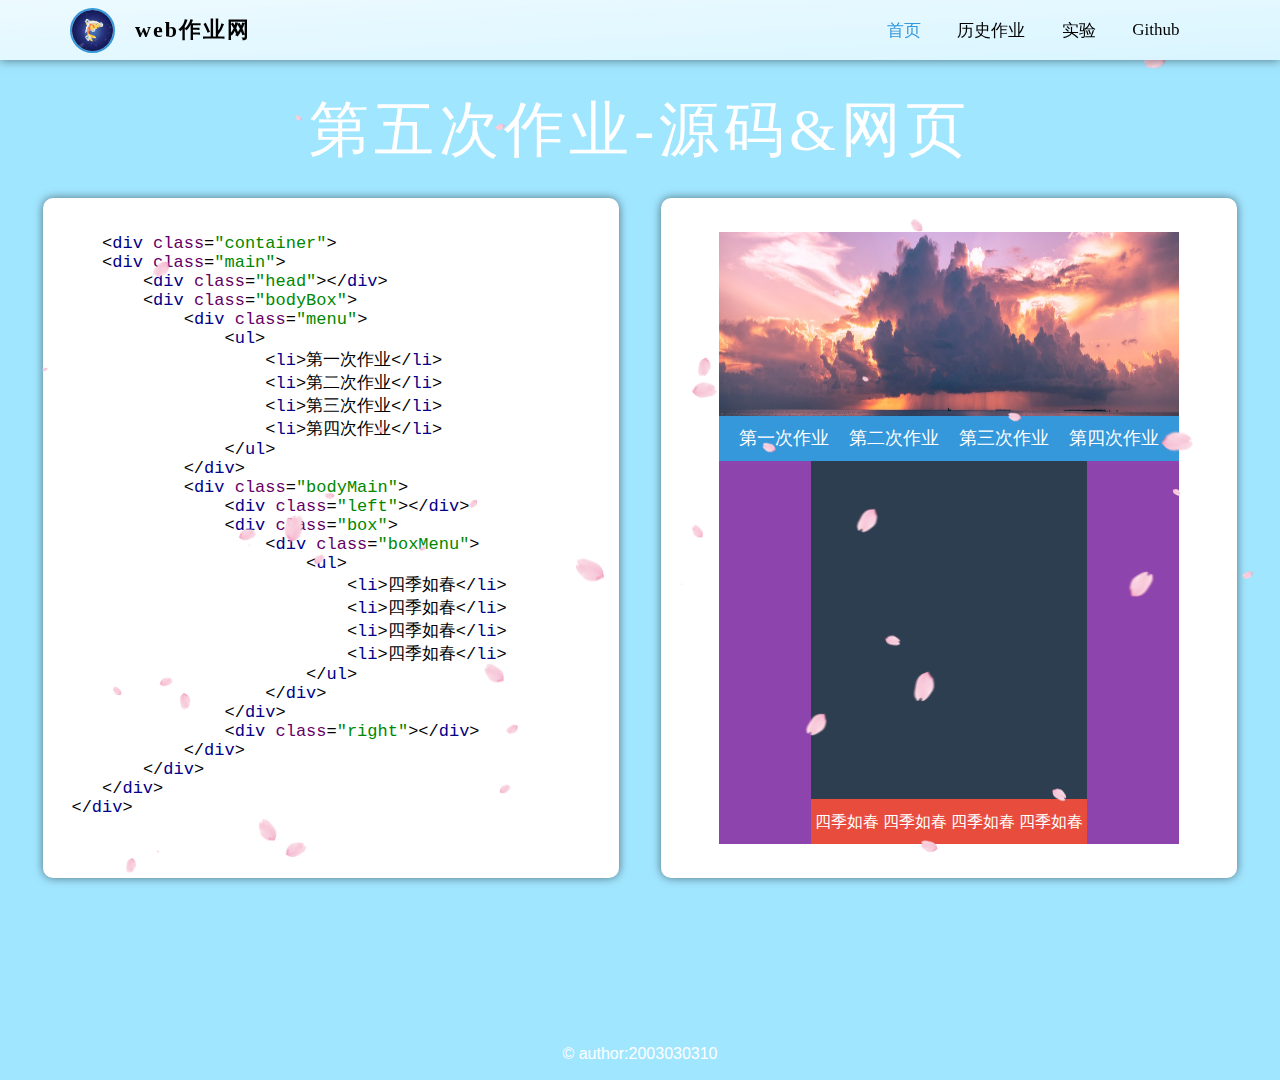
<file: index.html>
<!DOCTYPE html>
<html lang="en">

<head>
    <meta charset="UTF-8">
    <meta http-equiv="X-UA-Compatible" content="IE=edge">
    <meta name="viewport" content="width=device-width, initial-scale=1.0">
    <title>首页</title>
    <link rel="shortcut icon" href="./src/assets/favicon.ico" type="image/x-icon">
    <link rel="stylesheet" href="./src/css/style.css">
    <link rel="stylesheet" href="./src/css/googlecode.css">
</head>

<body>
    <div class="container">
        <div class="head">
            <div class="navBox">
                <a href="index.html">
                    <img src="./src/assets/logo.png" class="logo">
                    <p>web作业网</p>
                </a>
                <ul>
                    <li><a href="">首页</a></li>
                    <li id="history">历史作业</li>
                    <li id="exm">实验</li>
                    <li><a href="https://github.com/yyy-router/webClass">Github</a></li>
                </ul>

            </div>
            <ul class="menu" id="menuList">
                <li><a href="./archive/flrstTask.html">第一次作业></a></li>
                <li><a href="./archive/secondTask.html">第二次作业></a></li>
                <li><a href="./archive/thirdTask.html">第三次作业></a></li>
                <li><a href="./archive/fourthTask.html">第四次作业></a></li>
            </ul>
            <!-- 实验列表 -->
            <ul class="menu exmMenu" id="exmList">
                <li><a href="./archive/experiment/experiment01/index.html">第一次实验></a></li>
                <li><a href="./archive/experiment/experiment01/dice.html">flex骰子></a></li>
            </ul>
        </div>
        <div class="main">
            <div class="title">
                <p>第五次作业-源码&网页</p>
            </div>
            <div class="codeBox">
                <div class="code">
                    <pre id="code"></pre>
                </div>
                <div class="show">
                    <iframe src="./archive/fifth.html" frameborder="0"></iframe>
                </div>
            </div>
        </div>
        <div class="tail">
            <p>&copy author:2003030310</p>
        </div>
    </div>
</body>
<script src="./src/js/html.js"></script>
<script src="./src/utils/highlight.min.js" type="application/javascript"></script>
<script src="./src/js/main.js"></script>
<script src="./src/utils/cherryBlossom.js"></script>
</html>
</file>
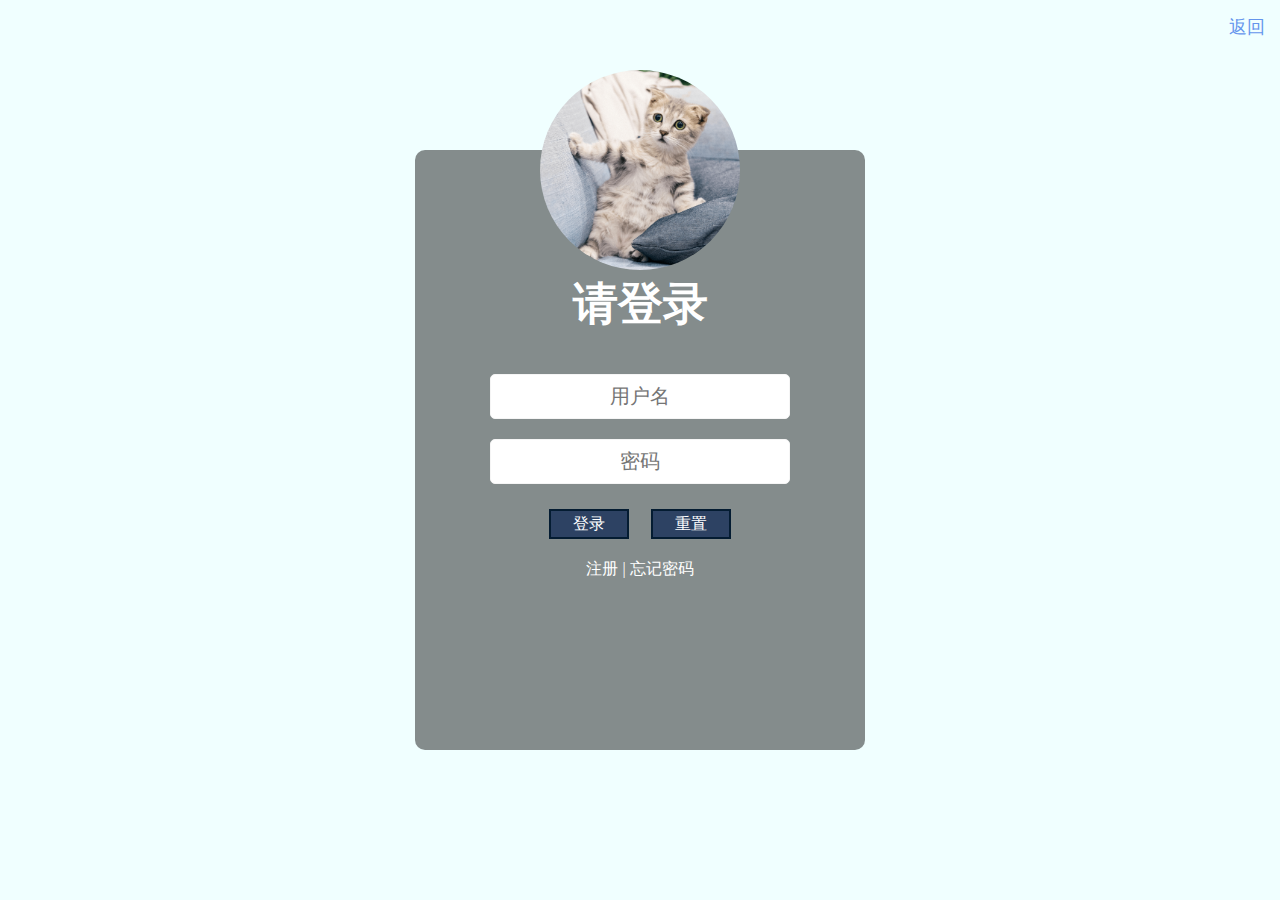
<file: archive/experiment/experiment01/index.html>
<!DOCTYPE html>
<html lang="en">
  <head>
    <meta charset="UTF-8" />
    <meta name="viewport" content="width=device-width, initial-scale=1.0" />
    <title>登录页面</title>
    <link rel="stylesheet" href="./css/style.css" />
  </head>

  <body>
    <div class="nav-bar">
      <p>返回</p>
    </div>
    <div class="content-container">
      <div class="content">
        <img src="./images/cat.png" />
        <div class="form">
          <h2>请登录</h2>
          <form class="formContent">
            <input type="text" placeholder="用户名" />
            <input type="password" placeholder="密码" />
            <div class="btns">
              <button type="submit">登录</button>
              <button type="reset">重置</button>
            </div>
          </form>
        </div>
        <div class="text">
          <a href="#">注册</a>
          <span>|</span>
          <a href="#">忘记密码</a>
        </div>
      </div>
    </div>
  </body>
</html>
</file>
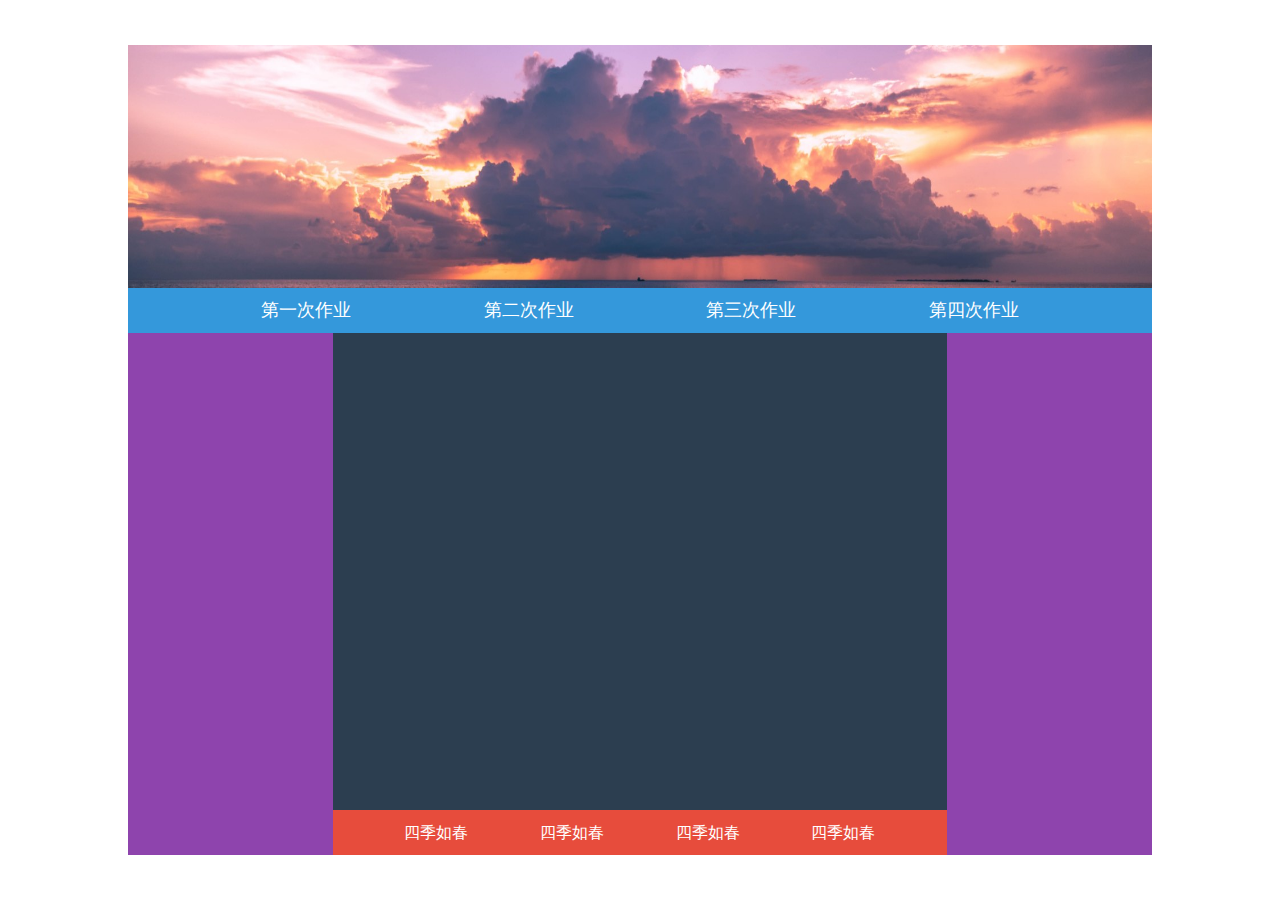
<file: archive/fifth.html>
<!DOCTYPE html>
<html lang="en">
<head>
    <meta charset="UTF-8">
    <meta http-equiv="X-UA-Compatible" content="IE=edge">
    <meta name="viewport" content="width=device-width, initial-scale=1.0">
    <title>第五次作业</title>
    <link rel="stylesheet" href="./src/css/05css.css">
</head>
<body>
    <div class="container">
        <div class="main">
            <div class="head"></div>
            <div class="bodyBox">
                <div class="menu">
                    <ul>
                        <li>第一次作业</li>
                        <li>第二次作业</li>
                        <li>第三次作业</li>
                        <li>第四次作业</li>
                    </ul>
                </div>
                <div class="bodyMain">
                    <div class="left"></div>
                    <div class="box">
                        <div class="boxMenu">
                            <ul>
                                <li>四季如春</li>
                                <li>四季如春</li>
                                <li>四季如春</li>
                                <li>四季如春</li>
                            </ul>
                        </div>
                    </div>
                    <div class="right"></div>
                </div>
            </div>
        </div>
    </div>
</body>
</html>
</file>
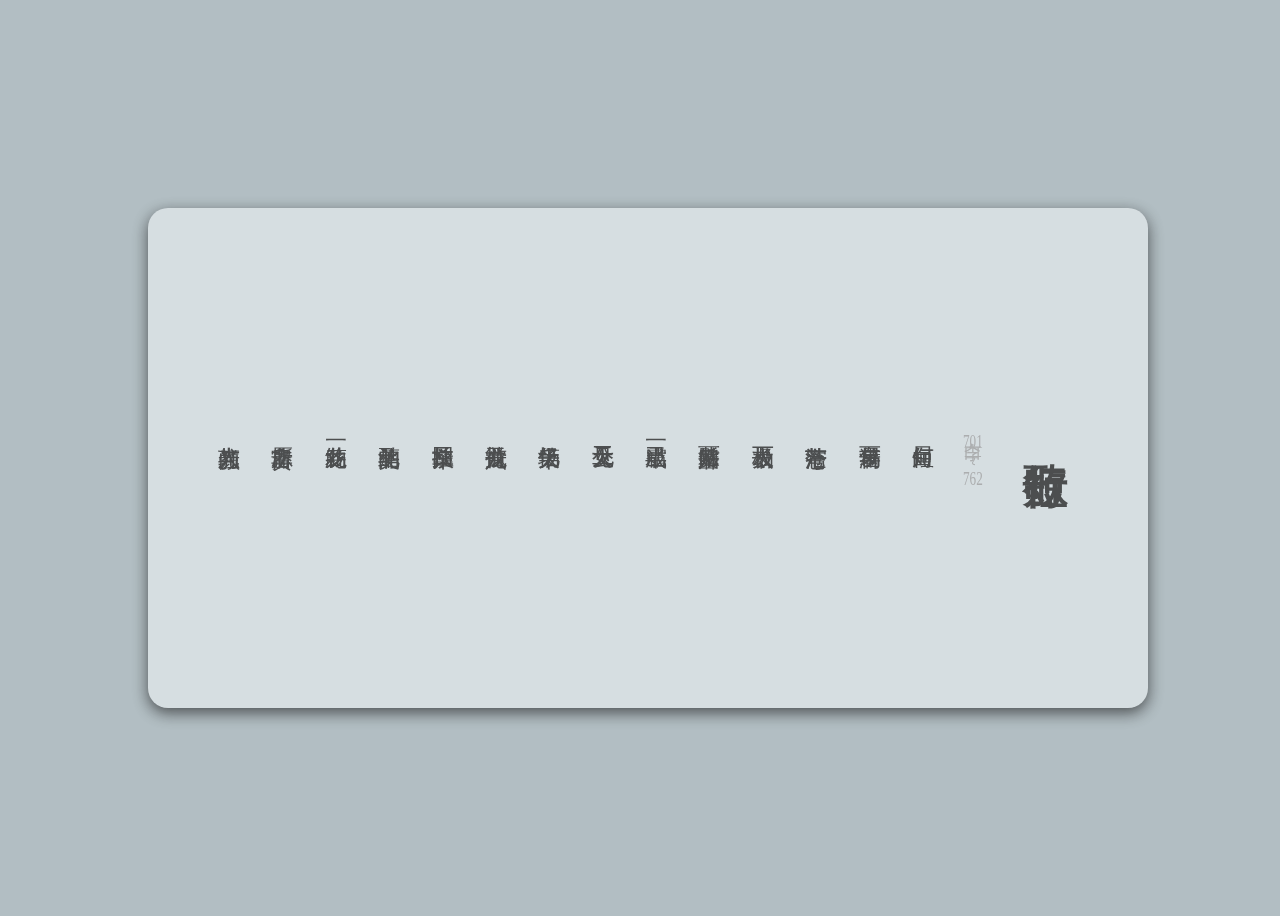
<file: archive/flrstTask.html>
<!DOCTYPE html>
<html lang="en">

<head>
    <meta charset="UTF-8">
    <meta http-equiv="X-UA-Compatible" content="IE=edge">
    <meta name="viewport" content="width=device-width, initial-scale=1.0">
    <title>css实现文字纵向排版</title>
</head>

<body>
    <div class="bigBac">
        <div class="poem">
            <h1>短歌行</h1>
            <div class="author">
                <span>李白</span>
                <span class="year">701</span>
                <span class="to">~</span>
                <span class="year">762</span>
            </div>
            <p>白日何短短</p>
            <p>百年苦易满</p>
            <p>苍穹浩茫茫</p>
            <p>万劫太极长</p>
            <p>麻姑垂两鬓</p>
            <p>一半已成霜</p>
            <p>天公见玉女</p>
            <p>大笑亿千场</p>
            <p>吾欲揽六龙</p>
            <p>回车挂扶桑</p>
            <p>北斗酌美酒</p>
            <p>劝龙各一觞</p>
            <p>富贵非所愿</p>
            <p>与人驻颜光</p>
        </div>
    </div>

</body>
<style>
    body {
    width: 100vw;
    height: 100vh;
    display: flex;
    justify-content: center;
    align-items: center;
    background-color: #b2bec3;
    overflow: hidden;
}

.bigBac {
    width: 1000px;
    height: 500px;
    background-color: #dfe6e9;
    display: flex;
    justify-content: center;
    align-items: center;
    border-radius: 20px;
    backdrop-filter: blur(50px);
    opacity: 0.8;
    box-shadow: 0 5px 15px rgba(20, 20, 20, 0.8);
    /* filter: drop-shadow(10px 10px  #b2bec3); */
}

.poem {
    color: #333;
    font-size: 1.4em;
    writing-mode: vertical-rl;
    float: right;
    user-select: none;
}

.author {
    color: #aaa;
    font-size: 0.8em;
    text-align: end;
}

.author .year {
    text-orientation: upright;
    text-combine-upright: all;
}
p{
    transition: 0.4s;
}
p:hover{
    font-size: 25px;
    transition: 0.4s ease-in-out;
}
</style>
</html>
</file>
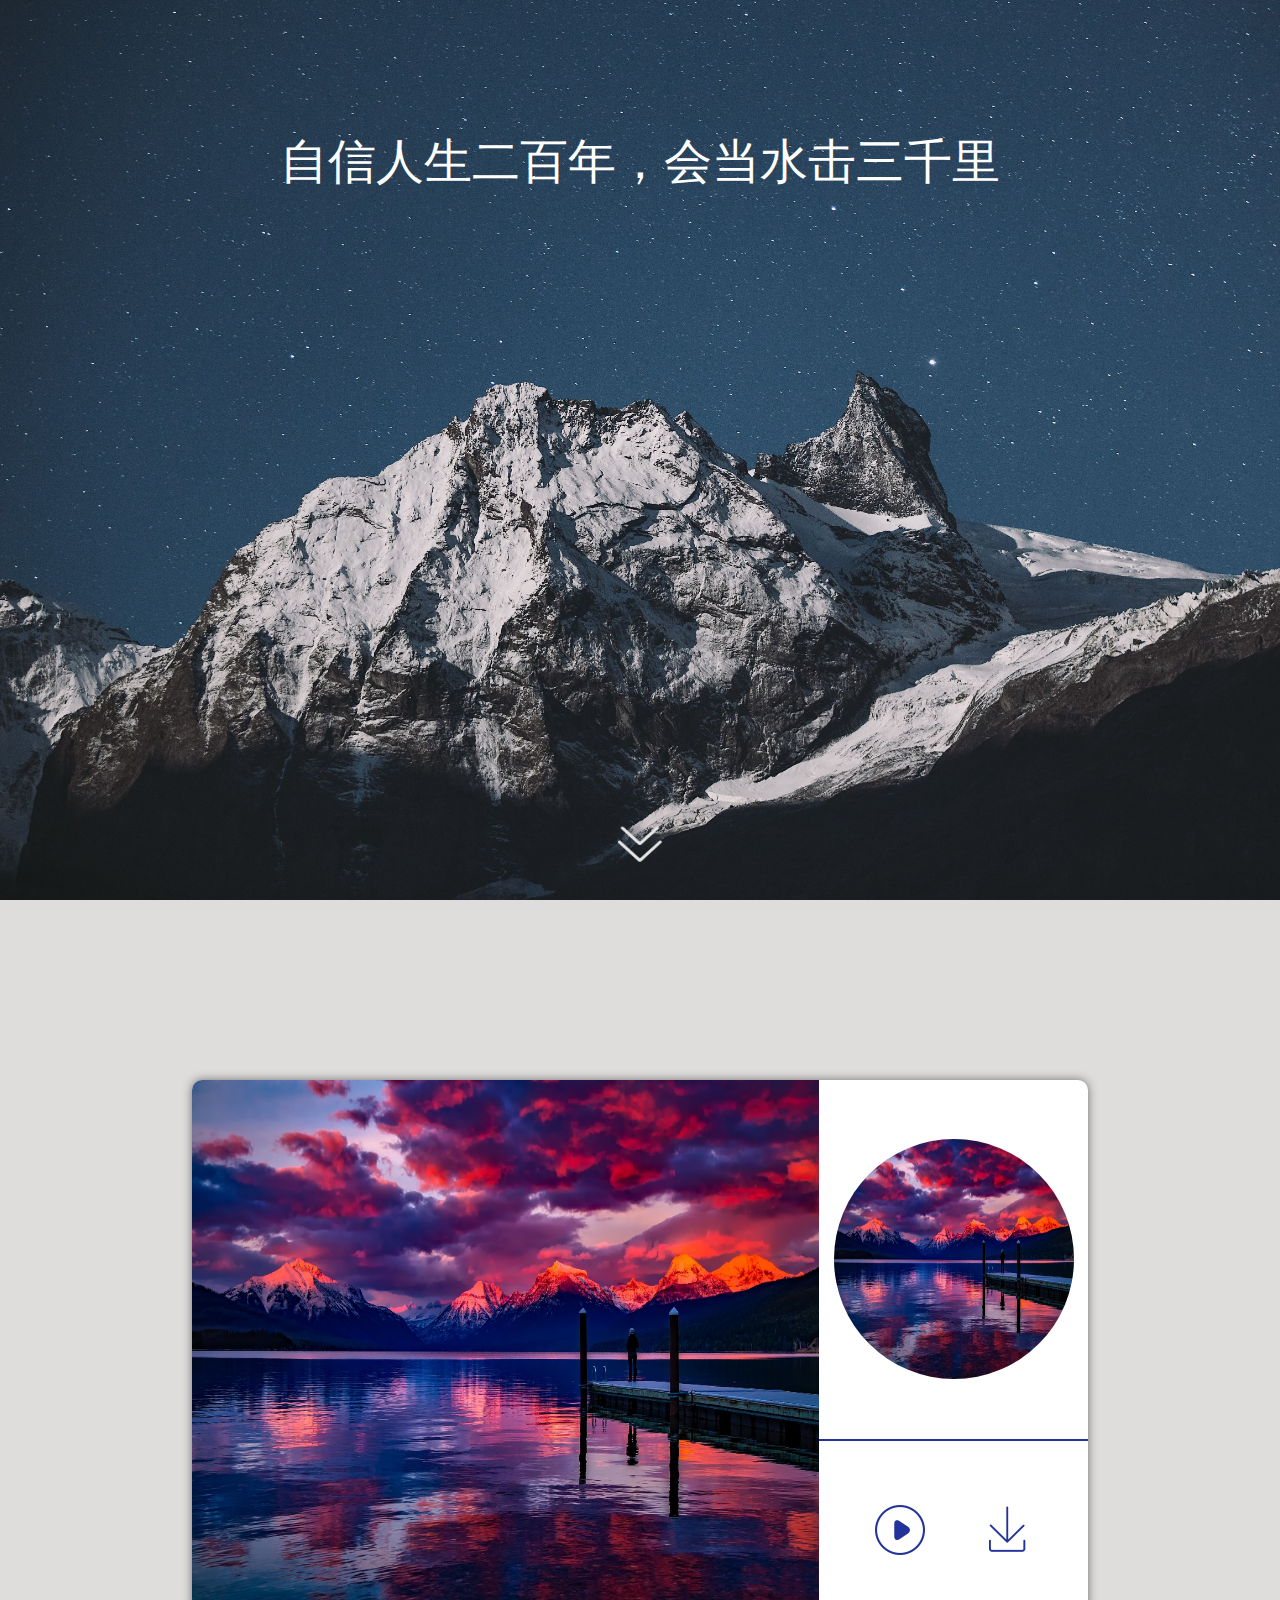
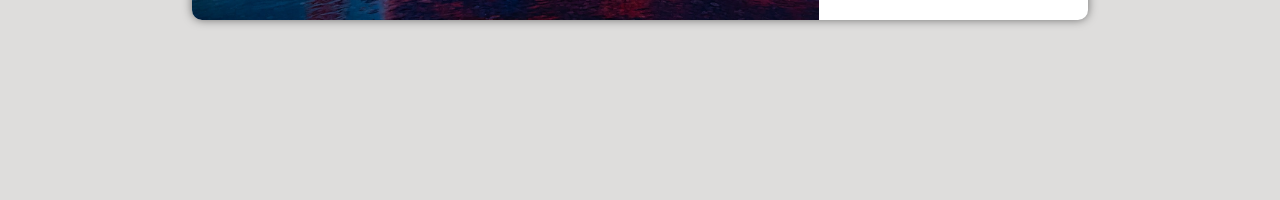
<file: archive/fourthTask.html>
<!DOCTYPE html>
<html lang="en">

<head>
    <meta charset="UTF-8">
    <meta http-equiv="X-UA-Compatible" content="IE=edge">
    <meta name="viewport" content="width=device-width, initial-scale=1.0">
    <title>第四次作业</title>
    <link rel="stylesheet" href="./src/css/04css.css">
</head>

<body>
    <div class="container">
        <div class="menu">
            <p>自信人生二百年，会当水击三千里</p>
        </div>
        <div class="head" id="head">
            <div class="race">
                <img src="./src/images/down.png" alt="">
            </div>
        </div>
        <div class="main">
            <div class="toTop" id="toTop"></div>
            <div class="musicBox">
                <img src="./src/images/music.jpg" alt="" class="download">
                <div class="playBox">
                    <div class="record">
                        <img class="imgBox pause" src="./src/images/music.jpg" alt="" id="img">
                    </div>
                    <div class="control">
                        <img id="but" src="./src/images/play.png" alt="" srcset="">
                        <img src="./src/images/download.png" alt="" id="downMusic">
                        <audio id="music" src="./src/music/music.mp3"></audio>
                    </div>
                </div>
            </div>
        </div>
    </div>
</body>
<script src="./src/js/04_tsk.js"></script>
</html>
</file>
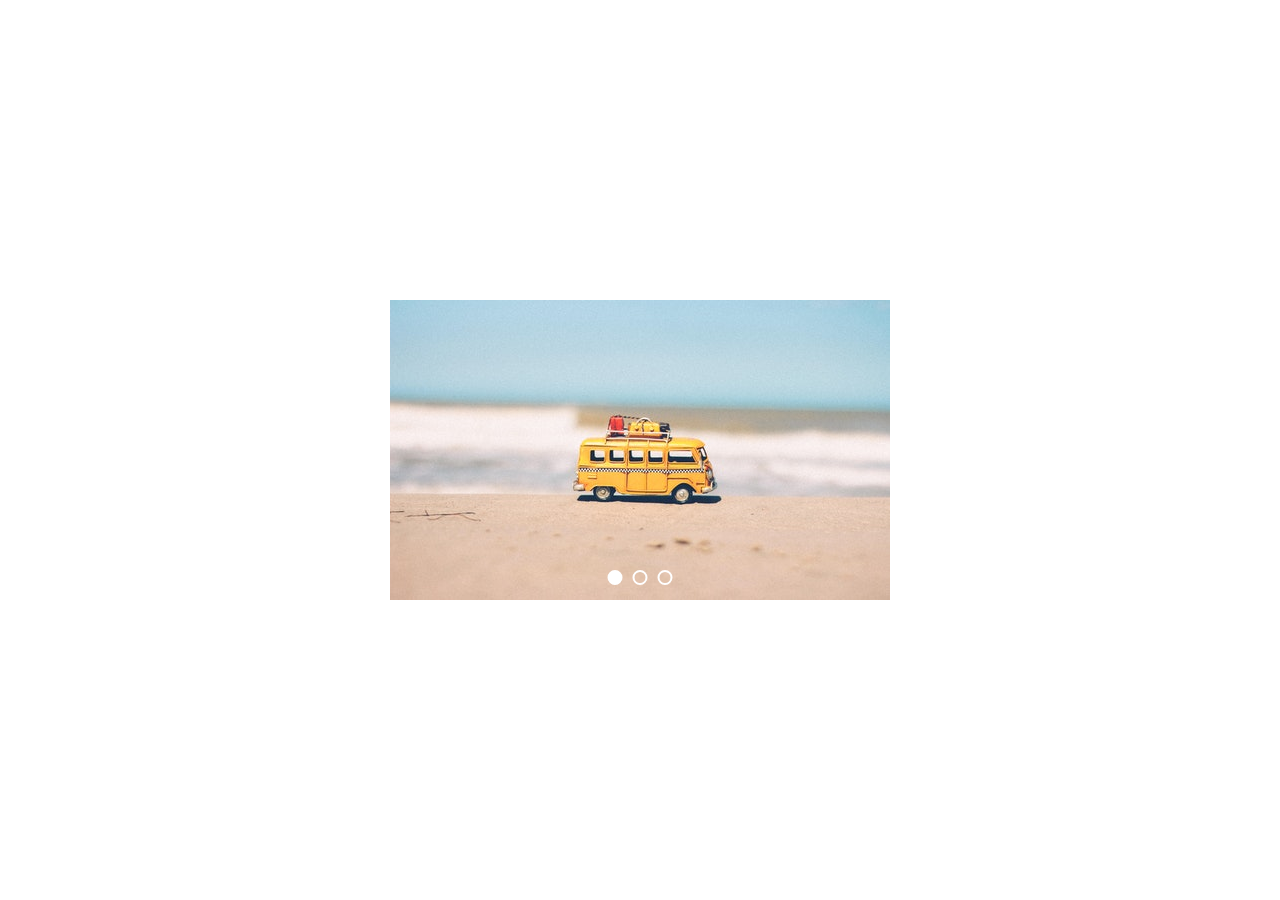
<file: archive/running.html>
<!DOCTYPE html>
<html lang="en">

<head>
    <meta charset="UTF-8">
    <meta http-equiv="X-UA-Compatible" content="IE=edge">
    <meta name="viewport" content="width=device-width, initial-scale=1.0">
    <title>轮播图</title>
</head>

<body>
    <div class="container">
        <div class="carousel">
            <div class="item"><a href=""><img src="./src/images/p1.jpg" alt=""></a></div>
            <div class="item"><a href=""><img src="./src/images/p2.jpg" alt=""></a></div>
            <div class="item"><a href=""><img src="./src/images/p3.jpg" alt=""></a></div>
        </div>
        <div class="indicator">
            <span class="active"></span>
            <span></span>
            <span></span>
        </div>
    </div>
</body>
<style>
    * {
        margin: 0;
        padding: 0;
        box-sizing: border-box;
    }

    body {
        width: 100vw;
        height: 100vh;
        display: flex;
        justify-content: center;
        align-items: center;
    }

    .container {
        width: 500px;
        height: 300px;
        overflow: hidden;
        position: relative;
    }

    .container .carousel img {
        width: 500px;
        height: 300px;
    }

    .carousel {
        width: 100%;
        height: 100%;
        display: flex;
        transition: 0.5s;
    }

    .indicator {
        position: absolute;
        bottom: 10px;
        display: flex;
        left: 50%;
        transform: translateX(-50%);
    }

    .indicator span {
        width: 15px;
        height: 15px;
        border: 2px solid #FFFFFF;
        border-radius: 50%;
        margin: 5px;
    }

    .active {
        background-color: #FFFFFF;
    }
</style>
<script>
    let doms = {
        carousel: document.querySelector('.carousel'),
        indicator: document.querySelectorAll('.indicator span')
    }
    let timer,
        time = 0;
    function moveTo(index) {
        // 横向移动走马灯容器X轴位置，以达到切换图片显示效果
        doms.carousel.style.transform = `translateX(-${index}00%)`
        // 为上一张图片的指示器移除指示器选中效果
        let active = document.querySelector('.indicator span.active');
        active.classList.remove('active');
        // 重新设置被选择的图片的指示器
        doms.indicator[index].classList.add('active')
    }
    // 为每个指示器绑定点击事件
    doms.indicator.forEach((item, i) => {
        item.onclick = function () {
            moveTo(i);
        }
    })
    // 定义自动播放函数
    function autoPlay() {
        timer = setInterval(() => {
            time++;
            if (time <= 2) {
                moveTo(time)
            } else {
                time = 0
                moveTo(time)
            }
        }, 3000)
    }
    autoPlay();
    // 监听鼠标移入移出事件
    doms.carousel.onmouseover = function () {
        clearInterval(timer)
    }
    doms.carousel.onmouseout = function () {
        autoPlay()
    }
</script>

</html>
</file>
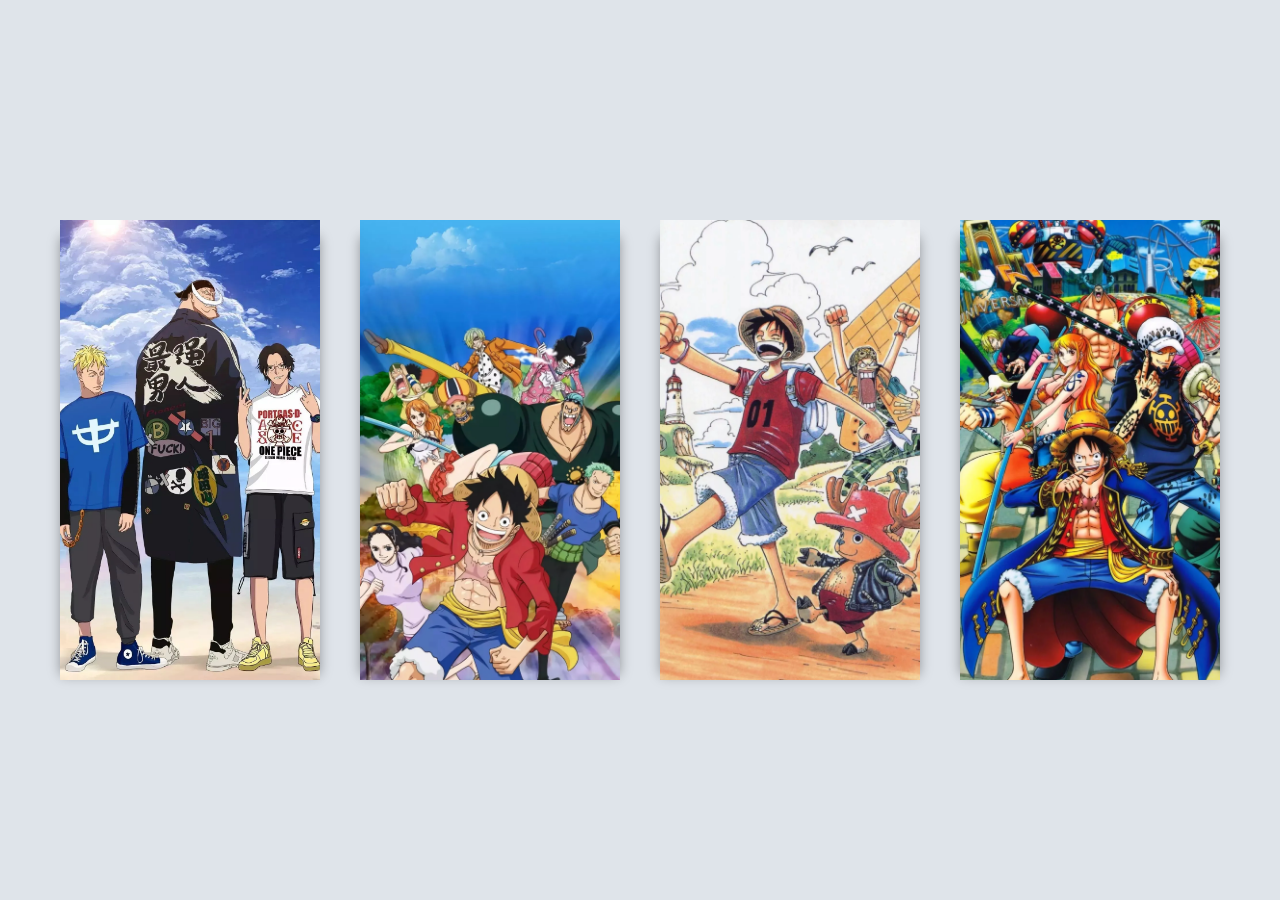
<file: archive/secondTask.html>
<!DOCTYPE html>
<html>

<head>
    <meta http-equiv="content-type" content="text/html; charset=utf-8">
    <meta name="viewport" content="width=device-width,initial-scale=1,maximum-scale=1,user-scalable=no">
    <title>web homework</title>
    <link rel="shortcut icon" href="./src/images/favicon.ico">
    <link rel="stylesheet" href="src\css\style.css">
</head>

<body>
    <div class="container">
        <div class="card">
            <div class="card-cover" style="background-image: url(./src/images/img_01.webp);"></div>
        </div>
        <div class="card">
            <div class="card-cover" style="background-image: url(./src/images/img_02.webp);"></div>
        </div>
        <div class="card">
            <div class="card-cover" style="background-image: url(./src/images/img_03.webp);"></div>
        </div>
        <div class="card">
            <div class="card-cover" style="background-image: url(./src/images/img_04.webp);"></div>
        </div>
    </div>
</body>
</html>
</file>
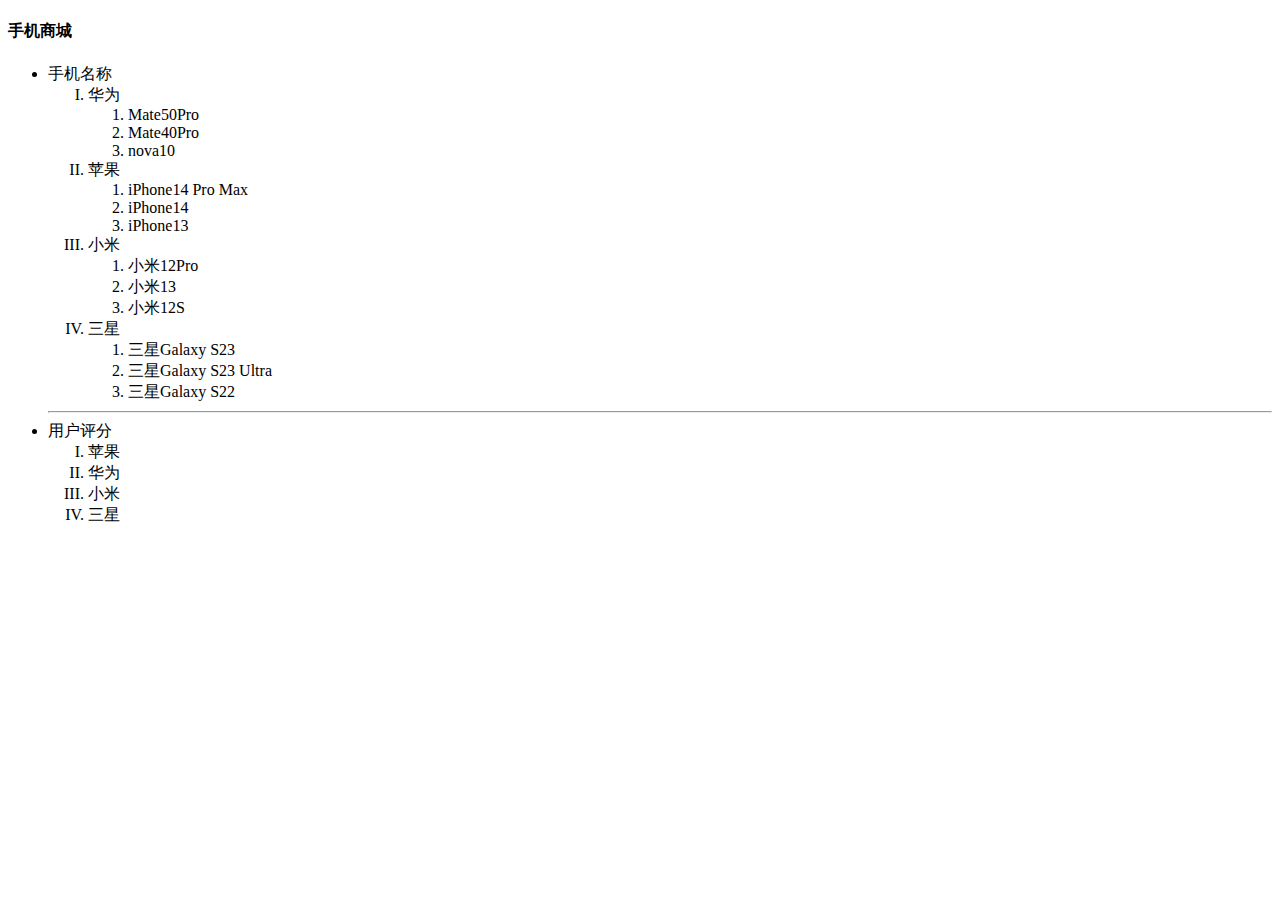
<file: archive/thirdTask.html>
<!DOCTYPE html>
<html lang="en">
<head>
    <meta charset="UTF-8">
    <meta http-equiv="X-UA-Compatible" content="IE=edge">
    <meta name="viewport" content="width=device-width, initial-scale=1.0">
    <title>第三次作业</title>
</head>
<body>
    <div>
        <h4>手机商城</h4>
        <ul>
            <li>手机名称</li>
            <ol type="I">
                <li>华为</li>
                <ol type="1">
                    <li>Mate50Pro</li>
                    <li>Mate40Pro</li>
                    <li>nova10</li>
                </ol>
                <li>苹果</li>
                <ol type="1">
                    <li>iPhone14 Pro Max</li>
                    <li>iPhone14</li>
                    <li>iPhone13</li>
                </ol>
                <li>小米</li>
                <ol type="1">
                    <li>小米12Pro</li>
                    <li>小米13</li>
                    <li>小米12S</li>
                </ol>
                <li>三星</li>
                <ol type="1">
                    <li>三星Galaxy S23</li>
                    <li>三星Galaxy S23 Ultra</li>
                    <li>三星Galaxy S22</li>
                </ol>
            </ol>
            <hr>
            <li>用户评分</li>
            <ol type="I">
                <li>苹果</li>
                <li>华为</li>
                <li>小米</li>
                <li>三星</li>
            </ol>
        </ul>
    </div>
</body>
</html>
</file>
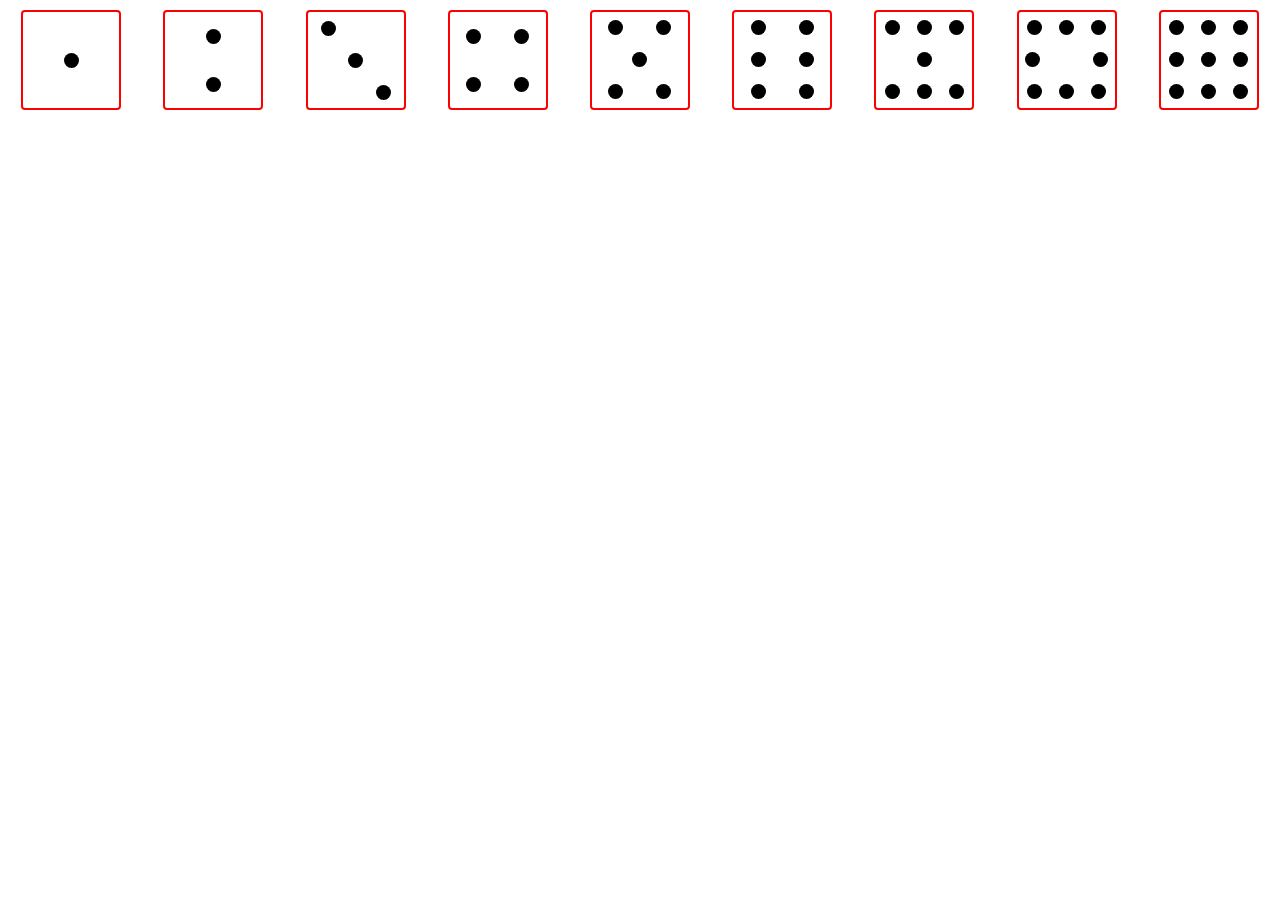
<file: archive/experiment/experiment01/dice.html>
<!DOCTYPE html>
<html lang="en">

<head>
    <meta charset="UTF-8" />
    <meta name="viewport" content="width=device-width, initial-scale=1.0" />
    <title>骰子布局</title>
    <style>
        body {
            margin: 10px 0 0 0;
            display: flex;
            justify-content: space-around;
        }

        body>div {
            display: flex;
            width: 100px;
            height: 100px;
            border-radius: 4px;
            border: 2px solid red;
            box-sizing: border-box;
        }

        p {
            width: 15px;
            height: 15px;
            background-color: black;
            border-radius: 50%;
            margin: 2px;
        }

        .div1 {
            justify-content: center;
            align-items: center;
        }

        /*todo:请补全剩余骰子布局代码*/
        .div2 {
            display: flex;
            align-items: center;
            flex-direction: column;
            justify-content: space-around;
        }

        .div3 {
            display: flex;
            align-items: center;
            flex-direction: column;
            justify-content: space-around
        }

        .div3 p:nth-child(1) {
            align-self: start;
            margin-left: 13px;
        }

        .div3 p:nth-child(3) {
            align-self: end;
            margin-right: 13px;
        }

        .div4 {
            display: flex;
            align-items: center;
            flex-direction: column;
            justify-content: space-around;
        }

        .div4 div:nth-child(1),
        .div4 div:nth-child(2) {
            width: 100%;
            height: 50%;
            display: flex;
            align-items: center;
            justify-content: space-around;
        }

        .div5,
        .div6,
        .div7,
        .div8,
        .div9 {
            display: flex;
            align-items: center;
            flex-direction: column;
        }

        .div5 div:nth-child(1),
        .div5 div:nth-child(2),
        .div5 div:nth-child(3),
        .div6 div:nth-child(1),
        .div6 div:nth-child(2),
        .div6 div:nth-child(3),
        .div7 div:nth-child(1),
        .div7 div:nth-child(2),
        .div7 div:nth-child(3),
        .div8 div:nth-child(1),
        .div8 div:nth-child(2),
        .div8 div:nth-child(3),
        .div9 div:nth-child(1),
        .div9 div:nth-child(2),
        .div9 div:nth-child(3) {
            width: 100%;
            height: 33%;
            display: flex;
            align-items: center;
            justify-content: space-around;
        }

        .div8 div:nth-child(2) {
            width: 90%;
            justify-content: space-between;
        }
    </style>
</head>

<body>
    <!--骰子1-->
    <div class="div1">
        <p></p>
    </div>
    <!--骰子2-->
    <div class="div2">
        <p></p>
        <p></p>
    </div>
    <!--骰子3-->
    <div class="div3">
        <p></p>
        <p></p>
        <p></p>
    </div>
    <!--骰子4-->
    <div class="div4">
        <div>
            <p></p>
            <p></p>
        </div>
        <div>
            <p></p>
            <p></p>
        </div>
    </div>
    <!--骰子5-->
    <div class="div5">
        <div>
            <p></p>
            <p></p>
        </div>
        <div>
            <p></p>
        </div>
        <div>
            <p></p>
            <p></p>
        </div>
    </div>
    <!--骰子6-->
    <div class="div6">
        <div>
            <p></p>
            <p></p>
        </div>
        <div>
            <p></p>
            <p></p>
        </div>
        <div>
            <p></p>
            <p></p>
        </div>
    </div>
    <!--骰子7-->
    <div class="div7">
        <div>
            <p></p>
            <p></p>
            <p></p>
        </div>
        <div>
            <p></p>
        </div>
        <div>
            <p></p>
            <p></p>
            <p></p>
        </div>
    </div>
    <!--骰子8-->
    <div class="div8">
        <div>
            <p></p>
            <p></p>
            <p></p>
        </div>
        <div>
            <p></p>
            <p></p>
        </div>
        <div>
            <p></p>
            <p></p>
            <p></p>
        </div>
    </div>
    <!--骰子9-->
    <div class="div9">
        <div>
            <p></p>
            <p></p>
            <p></p>
        </div>
        <div>
            <p></p>
            <p></p>
            <p></p>
        </div>
        <div>
            <p></p>
            <p></p>
            <p></p>
        </div>
    </div>
</body>

</html>
</file>
<file: src/css/style.css>
* {
    margin: 0%;
    padding: 0%;
    box-sizing: border-box;
}

:root {
    /* 盒子的公共宽度 */
    --pub-width: 100%;
    /* 盒子的总高度 */
    --total-height: 100%;
    /* 中间主体部分高度 */
    --main-height: 70%;
    --grade: 4;
    /* 背景主题颜色 */
    --main-color:#a1e6ff;
    /* 字体主题颜色 */
    --font-color:#3498db;
    --ul-height:60px;
    --nav-wid:calc(var(--pub-width) / 3.5);
}
body{
    background-color: var(--main-color);
}
.container {
    width: 100%;
    height: 120%;
    position: absolute;
    top: 0%;
    left: 0%;
    background-color:var(--main-color);
    /* overflow-x: hidden; */
}


.head {
    width: var(--pub-width);
    /* height: calc((var(--total-height) - var(--main-height)) / var(--grade)); */
    height: auto;
    background-color: var(--main-color);
    position: sticky;
    top: 0;
    z-index: 999;
    background-color: var(--main-color);
}
.navBox{
    width: var(--pub-width);
    height: var(--ul-height);
    min-height: 60px;
    box-shadow: 0 0 10px rgb(0 0 0 / 50%);
    margin-bottom: 18vh;
    background: linear-gradient(to right bottom, rgba(255, 255, 255, 0.8), rgba(255, 255, 255, 0.7), rgba(255, 255, 255, 0.6));
    backdrop-filter: blur(13px);
}
.navBox ul {
    position: absolute;
    right: 5%;
    top: 0%;
    width:var(--nav-wid);
    height: 100%;
    display: flex;
    align-items: center;
    justify-content: space-evenly;
    list-style: none;
    font-size: 17px;
}
.navBox ul li:hover{
    color: var(--font-color);
    cursor: pointer;
}
.navBox a{
    color: black;
    text-decoration: none;
}
.navBox ul li:nth-child(1) a{
    text-decoration: none;
    color: var(--font-color);
}
.navBox ul li:nth-child(3) a{
    text-decoration: none;
    color: black;
}
.navBox ul li a:hover{
    color: var(--font-color);
}
.navBox ul li:hover .menu{
    display: block;
}
.logo{
    --logo-size:45px;
    width: var(--logo-size);
    height: var(--logo-size);
    border-radius: 50%;
    position: absolute;
    top: calc((100% - var(--logo-size)) / 2);
    left: 70px;
    border: 2px solid #3498db;
}
.menu{
    position: absolute;
    right:calc((7.5% + calc(var(--nav-wid) / 2.6)));
    top: 55px;
    text-align: center;
    font-size: 15px;
    border-radius: 10px;
    box-shadow: 0 0 10px rgb(0 0 0 / 50%);
    width: 120px;
    height: auto;
    background-color:#ffffff;
    display: none;
    padding: 15px;
}
.exmMenu{
    position: absolute;
    right:calc(1% + (calc(var(--nav-wid) / 2.6)));
    top: 55px;
}
.menu li{
    list-style: none;
    margin-top: 10px;
}
.menu li a{
    text-decoration: none;
    color: black;
}
.menu li a:hover{
    color: var(--font-color);
}
.navBox p{
    width: 200px;
    letter-spacing: 2px;
    position:relative;
    top: calc(var(--ul-height) / 4);
    left: 135px;
    font-size: 22px;
    font-weight: bold;
    font-family: Georgia, 'Times New Roman', Times, serif;
}   

.main {
    position: absolute;
    left: 0;
    top:calc( var(--ul-height) + 10px);
    width: var(--pub-width);
    height: var(--main-height);
    background-color: var(--main-color);
}
.title{
    position: absolute;
    width:100%;
    top: 20px;
    font: 100 60px '';
    margin-bottom: 20px;
    letter-spacing: 5px;
    color: #ffffff;
    text-align: center;
}
.codeBox{
    position: absolute;
    top: 90px;
    width: 100%;
    height: 100%;
    /* background-color: #9b59b6; */
    display: flex;
    justify-content: space-evenly;
    align-items: center;
}
.code,
.show{
    width: 45%;
    height: 90%;
    background-color:#ffffff;
    border-radius: 10px;
    box-shadow: 0 0 10px rgb(0 0 0 / 50%);
}
.code{
    display: flex;
    align-items: center;
    justify-content: center;
    overflow: auto;

}
.show iframe{
    width: 100%;
    height: 100%;
}
#code{
    width: 90%;
    height: 95%;
    font-size: 17px;
    overflow: auto;
}
.tail {
    position: absolute;
    left: 0%;
    bottom: 1%;
    width: var(--pub-width);
    /* height: calc((var(--total-height) - var(--main-height)) /2); */
    height: 30px;
    background-color:var(--main-color);
}
.tail p{
    line-height: 30px;
    text-align: center;
    bottom: 0;
    left: 45%;
    color: #ffffff;
    font-family: 'Lucida Sans', 'Lucida Sans Regular', 'Lucida Grande', 'Lucida Sans Unicode', Geneva, Verdana, sans-serif;
}
</file>
<file: src/css/googlecode.css>
pre code.hljs{display:block;overflow-x:auto;padding:1em}code.hljs{padding:3px 5px}.hljs{background:#fff;color:#000}.hljs-comment,.hljs-quote{color:#800}.hljs-keyword,.hljs-name,.hljs-section,.hljs-selector-tag,.hljs-title{color:#008}.hljs-template-variable,.hljs-variable{color:#660}.hljs-regexp,.hljs-selector-attr,.hljs-selector-pseudo,.hljs-string{color:#080}.hljs-bullet,.hljs-link,.hljs-literal,.hljs-meta,.hljs-number,.hljs-symbol{color:#066}.hljs-attr,.hljs-built_in,.hljs-doctag,.hljs-params,.hljs-title,.hljs-type{color:#606}.hljs-attribute,.hljs-subst{color:#000}.hljs-formula{background-color:#eee;font-style:italic}.hljs-selector-class,.hljs-selector-id{color:#9b703f}.hljs-addition{background-color:#baeeba}.hljs-deletion{background-color:#ffc8bd}.hljs-doctag,.hljs-strong{font-weight:700}.hljs-emphasis{font-style:italic}
</file>
<file: archive/experiment/experiment01/css/style.css>
* {
  box-sizing: border-box;
  margin: 0;
  padding: 0;
}
body {
  background-color: azure;
  background-size: cover;
  color: #fff;
  height: 945;
  width: 1920;
}
.nav-bar {
  display: flex;
  align-items: center;
  justify-content: flex-end;
}
.nav-bar p {
  font-size: large;
  color: cornflowerblue;
  margin: 15px;
}
/*TODO：请补充代码*/
.content-container{
  width: 100%;
  height: 100%;
  position: absolute;
  top: 0;
  display: flex;
  align-items: center;
  justify-content: center;
}
.content{
  height: 600px;
  width: 450px;
  background-color: rgba(0, 0, 0, .45);
  border-radius: 10px;
}
.content>img{
  width: 200px;
  height: 200px;
  border-radius: 50%;
  position: relative;
  left: 125px;
  margin-top: -80px;
}
.form{
  width: 100%;
  height:fit-content;
}
.form >h2{
  width: 100%;
  height: auto;
  text-align: center;
  font-size: 45px;
  font-weight: 800;
}
input[type="text"],
input[type="password"]{
  border: 1px solid #f5f5f5;
  height: 45px;
  width: 300px;
  font-size: 20px;
  text-align: center;
  border-radius: 5px;
  margin-top: 20px;
}
.btns{
  margin-top: 15px;
  width: 45%;
  height: 50px;
  display: flex;
  align-items: center;
  justify-content: space-around;
}
button[type="submit"],
button[type="reset"]{
  width: 80px;
  height: 30px;
  font-size: 16px;
  color: white;
  background-color: #2d4263;
  border: 2px solid #041c32;
}
.formContent{
  margin-top: 20px;
  width: 100%;
  display: flex;
  align-items: center;
  justify-content: center;
  flex-direction: column;
}
.text{
  margin-top: 10px;
  width: 100%;
  height: fit-content;
  color: white;
  font-size: 16px;
  text-align: center;
}
.text >a{
  font-size: 16px;
  color: white;
  text-decoration: none;
}
</file>
<file: archive/src/css/05css.css>
* {
    margin: 0;
    padding: 0;
}

.container {
    width: 100%;
    height: 100%;
    position: absolute;
    top: 0%;
    left: 0%;
    display: flex;
    align-items: center;
    justify-content: center;
}

.main {
    width: 80%;
    height: 90%;
    background-color: #2980b9;
    display: flex;
    align-items: center;
    justify-content: center;
    flex-direction: column;
}

.head {
    width: 100%;
    height: 30%;
    background-image: url(../images/05bg.jpg);
    background-size: 100% 100%;
    background-repeat: no-repeat;
}

.bodyBox {
    width: 100%;
    height: 70%;
    background-color: #e74c3c;
}

.menu {
    position: relative;
    top: 0;
    width: 100%;
    height: 45px;
    background-color: #3498db;
}

.menu ul {
    width: 100%;
    height: 100%;
    list-style: none;
    position: absolute;
    top: 0%;
    left: 0%;
    display: flex;
    align-items: center;
    justify-content: space-evenly;
}

.menu ul li {
    width: fit-content;
    height: 100%;
    line-height: 45px;
    text-align: center;
    font-size: 18px;
    transition: 0.2s;
    color: #fff;
    cursor: pointer;
}

.menu ul li:hover {
    margin-top: -10px;
    border-bottom: 2px solid #f1c40f;
}

.bodyMain {
    width: 100%;
    height: calc(100% - 45px);
    display: flex;
    align-items: center;
}

.left,
.right,
.box {
    height: 100%;
}

.left,
.right {
    width: 20%;
    background-color: #8e44ad;
}

.box {
    width: 60%;
    background-color: #2c3e50;
}
.boxMenu{
    width: 100%;
    height: 45px;
    background-color: #e74c3c;
    position: relative;
    top: calc(100% - 45px);
}
.boxMenu ul{
    width: 100%;
    height: 45px;
    list-style: none;
    display: flex;
    align-items: center;
    justify-content: space-evenly;
}
.boxMenu ul li{
    width: fit-content;
    text-align: center;
    color: #fff;
    line-height: 45px;
    transition: 0.2s;
}
.boxMenu ul li:hover{
    color: #f1c40f;
    border-bottom: 3px solid #f1c40f;
}
</file>
<file: archive/src/css/04css.css>
* {
    margin: 0%;
    padding: 0%;
    scroll-behavior: smooth;
}

.container {
    position: absolute;
    top: 0%;
    width: 100%;
    height: 200%;
    /* background-color: #2ecc71; */
}

.head {
    position: absolute;
    top: 0%;
    width: 100%;
    height: 100vh;
    background-image: url(../images/bg_img.jpg);
    background-position: 50% 50%;
    background-size: cover;
    background-repeat: no-repeat;
    background-attachment: fixed;
}

.menu {
    top: 130px;
    position: absolute;
    left: 20vw;
    width: 60vw;
    height: 100px;
    z-index: 1000;
    white-space: nowrap;
    overflow: hidden;
    text-align: center;
    transition: 5s;

}

.menu p {
    font-size: 3rem;
    color: white;
    font-family: Georgia, 'Times New Roman', Times, serif;
    position: relative;
    width: fit-content;
    display: inline-block;
    white-space: nowrap;
    animation: 10s wordsLoop ease-out infinite ;
}

@keyframes wordsLoop {

    0% {
        transform: translateX(100%);
        -webkit-transform: translateX(100%);
    }

    100% {
        transform: translateX(-100%);
        -webkit-transform: translateX(-100%);
    }

}

@-webkit-keyframes wordsLoop {

    0% {
        transform: translateX(100%);
        -webkit-transform: translateX(100%);
    }

    100% {
        transform: translateX(-100%);
        -webkit-transform: translateX(-100%);
    }
}

.race {
    width: 100%;
    height: 110px;
    position: absolute;
    bottom: 0%;
    display: flex;
    align-items: center;
    justify-content: center;
}

.race img {
    width: 50px;
    height: 40px;
    animation: show 3s infinite;
}

@keyframes show {
    0% {
        opacity: 1;
    }

    50% {
        opacity: 0.5;
    }

    100% {
        opacity: 1;
    }
}
.main{
    position: absolute;
    bottom: 0;
    width: 100%;
    height: 100vh;
    background-color: #dedddc;
    display: flex;
    align-items: center;
    justify-content: center;
}
.toTop{
    width: 50px;
    height: 50px;
    /* background-color: aqua; */
    position: fixed;
    display: none;
    bottom: 20px;
    right: 10px;
    background-image: url(../images/up.png);
    background-size: cover;
    cursor: pointer;
}
.musicBox{
    width: 70vw;
    height: 60vh;
    background-color: #ffffff;
    border-radius: 10px;
    box-shadow: 0 0 10px rgb(0 0 0 / 50%);
    overflow: hidden;
    display: flex;
    align-items: center;
    justify-content: center;
}
.musicBox img{
    height: 100%;
    width: 70%;
}
.playBox{
    height: 100%;
    width: 30%;
    display: flex;
    align-items: center;
    justify-content: center;
    flex-direction: column;
}
.record{
    width: 100%;
    height: 80%;
    display: flex;
    align-items: center;
    justify-content: center;
}
.record img{
    border-radius: 50%;
    width: 15rem;
    height: 15rem;
}
.imgBox{
    animation: play 10s linear infinite;
    /* animation-play-state:paused; */
}
.control{
    /* background-color: aqua; */
    height: 40%;
    width: 100%;
    display: flex;
    align-items: center;
    justify-content: space-evenly;
    border-top: 2px solid #23339A;
}
.control img:nth-child(2){
    width: 50px;
    height: 50px;
}
.control img:nth-child(1){
    width: 50px;
    height: 50px;
}
.play{
    animation-play-state:running;
}
.pause{
    animation-play-state:paused;
}
@keyframes play{
    0%{-webkit-transform: rotate(0deg);}
    100%{transform: rotate(360deg);}
}
</file>
